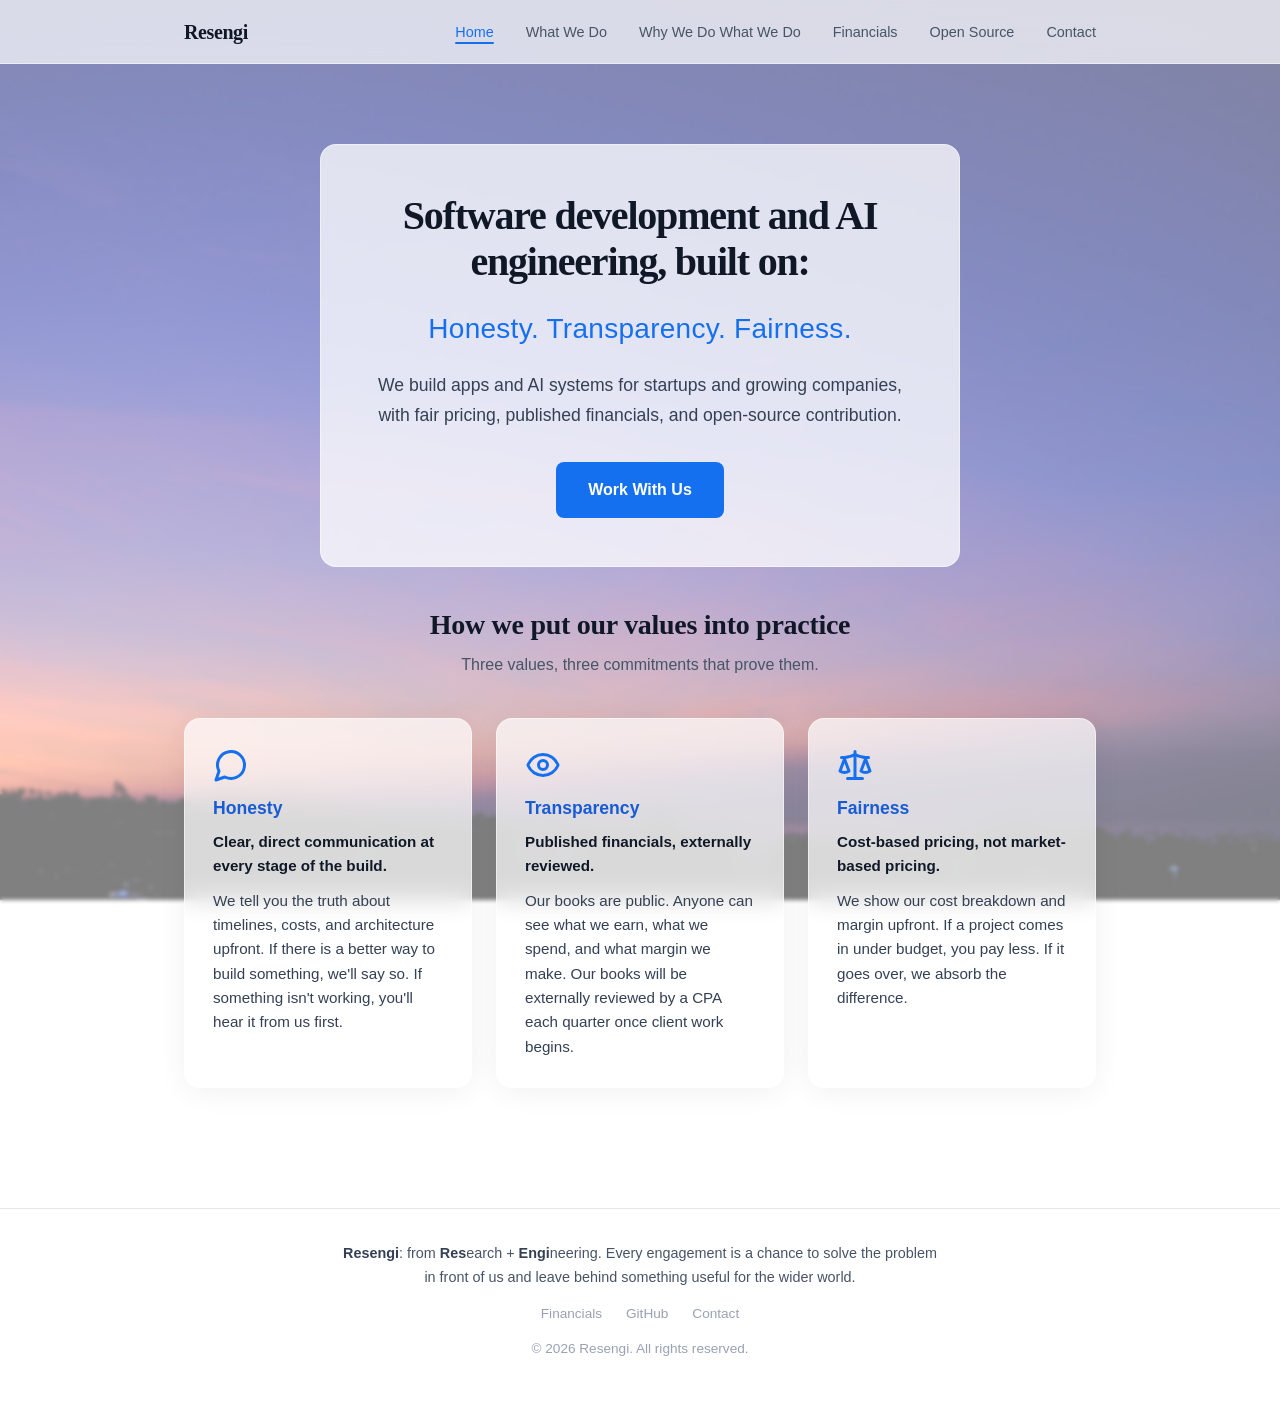
<file: index.html>
<!DOCTYPE html>
<html lang="en">
<head>
  <meta charset="UTF-8">
  <meta name="viewport" content="width=device-width, initial-scale=1.0">
  <meta name="theme-color" content="#1570EF">
  <title>Resengi</title>
  <meta name="description" content="Resengi is a software development and AI engineering studio built on radical financial transparency, cost-based pricing, and open-source contribution.">

  <link rel="canonical" href="https://www.resengi.io/">
  <link rel="icon" type="image/svg+xml" href="favicon.svg">
  <link rel="icon" type="image/png" sizes="32x32" href="favicon-32.png">
  <link rel="apple-touch-icon" sizes="180x180" href="/apple-touch-icon.png">
  <link rel="manifest" href="/site.webmanifest">

  <meta property="og:type" content="website">
  <meta property="og:title" content="Resengi">
  <meta property="og:description" content="Software development and AI engineering, built on honesty, transparency, and fairness.">
  <meta property="og:image" content="https://www.resengi.io/og-image.png">
  <meta property="og:url" content="https://www.resengi.io/">

  <meta name="twitter:card" content="summary_large_image">
  <meta name="twitter:title" content="Resengi">
  <meta name="twitter:description" content="Software development and AI engineering, built on honesty, transparency, and fairness.">
  <meta name="twitter:image" content="https://www.resengi.io/og-image.png">

  <script type="application/ld+json">
  {
    "@context": "https://schema.org",
    "@type": "Organization",
    "@id": "https://www.resengi.io/#organization",
    "name": "Resengi",
    "description": "A software development and AI engineering studio built on radical financial transparency, fair pricing, and open-source contribution.",
    "url": "https://www.resengi.io",
    "logo": "https://www.resengi.io/favicon.svg",
    "email": "contact@resengi.io",
    "foundingDate": "2026",
    "foundingLocation": {
      "@type": "Place",
      "address": {
        "@type": "PostalAddress",
        "addressLocality": "San Diego",
        "addressRegion": "CA",
        "addressCountry": "US"
      }
    },
    "knowsAbout": ["Software Development", "AI Engineering", "Mobile App Development", "Open Source"],
    "slogan": "Good people doing good work in the most open and fair way we can.",
    "sameAs": [
      "https://github.com/resengi",
      "https://pub.dev/publishers/resengi.io"
    ],
    "contactPoint": [
      {
        "@type": "ContactPoint",
        "contactType": "sales",
        "email": "contact@resengi.io",
        "availableLanguage": "English"
      },
      {
        "@type": "ContactPoint",
        "contactType": "security",
        "email": "security@resengi.io",
        "availableLanguage": "English"
      }
    ]
  }
  </script>

  <link rel="stylesheet" href="css/style.css">
</head>
<body>
  <a class="skip-link" href="#main-content">Skip to main content</a>
  <nav class="nav">
    <div class="nav-inner">
      <a href="index.html" class="nav-logo">Resengi</a>
      <button class="nav-toggle" aria-label="Toggle navigation" aria-expanded="false" aria-controls="primary-nav">
        <span></span><span></span><span></span>
      </button>
      <ul class="nav-links" id="primary-nav">
        <li><a href="index.html" class="active">Home</a></li>
        <li><a href="services.html">What We Do</a></li>
        <li><a href="why.html">Why We Do What We Do</a></li>
        <li><a href="financials.html">Financials</a></li>
        <li><a href="opensource.html">Open Source</a></li>
        <li><a href="contact.html">Contact</a></li>
      </ul>
    </div>
  </nav>

  <main id="main-content" class="page" data-bg="home">
    <!-- Hero -->
    <section class="hero">
      <div class="hero-glass content-glass">
        <h1 class="hero-headline">Software development and AI engineering, built on:</h1>
        <p class="hero-kicker">Honesty. Transparency. Fairness.</p>
        <p class="hero-tagline">
          We build apps and AI systems for startups and growing companies, with fair pricing,
          published financials, and open-source contribution.
        </p>
        <a href="contact.html" class="cta-button">Work With Us</a>
      </div>
    </section>

    <!-- Values: each value shows the commitment that expresses it -->
    <section class="section u-pt-0">
      <h2 class="section-heading">How we put our values into practice</h2>
      <p class="section-subhead">Three values, three commitments that prove them.</p>

      <div class="diff-grid">
        <div class="feature-card glass-card">
          <div class="card-icon">
            <svg xmlns="http://www.w3.org/2000/svg" viewBox="0 0 24 24">
              <path d="M7.9 20A9 9 0 1 0 4 16.1L2 22z"/>
            </svg>
          </div>
          <h3>Honesty</h3>
          <p class="feature-lede">Clear, direct communication at every stage of the build.</p>
          <p>We tell you the truth about timelines, costs, and architecture upfront. If there is a better way to build something, we'll say so. If something isn't working, you'll hear it from us first.</p>
        </div>
        <div class="feature-card glass-card">
          <div class="card-icon">
            <svg xmlns="http://www.w3.org/2000/svg" viewBox="0 0 24 24">
              <path d="M2.062 12.348a1 1 0 0 1 0-.696 10.75 10.75 0 0 1 19.876 0 1 1 0 0 1 0 .696 10.75 10.75 0 0 1-19.876 0"/>
              <circle cx="12" cy="12" r="3"/>
            </svg>
          </div>
          <h3>Transparency</h3>
          <p class="feature-lede">Published financials, externally reviewed.</p>
          <p>Our books are public. Anyone can see what we earn, what we spend, and what margin we make. Our books will be externally reviewed by a CPA each quarter once client work begins.</p>
        </div>
        <div class="feature-card glass-card">
          <div class="card-icon">
            <svg xmlns="http://www.w3.org/2000/svg" viewBox="0 0 24 24">
              <path d="m16 16 3-8 3 8c-.87.65-1.92 1-3 1s-2.13-.35-3-1Z"/>
              <path d="m2 16 3-8 3 8c-.87.65-1.92 1-3 1s-2.13-.35-3-1Z"/>
              <path d="M7 21h10"/>
              <path d="M12 3v18"/>
              <path d="M3 7h2c2 0 5-1 7-2 2 1 5 2 7 2h2"/>
            </svg>
          </div>
          <h3>Fairness</h3>
          <p class="feature-lede">Cost-based pricing, not market-based pricing.</p>
          <p>We show our cost breakdown and margin upfront. If a project comes in under budget, you pay less. If it goes over, we absorb the difference.</p>
        </div>
      </div>
    </section>
  </main>

  <footer class="footer">
    <p class="footer-origin"><strong>Resengi</strong>: from <strong>Res</strong>earch + <strong>Engi</strong>neering. Every engagement is a chance to solve the problem in front of us and leave behind something useful for the wider world.</p>
    <div class="footer-links">
      <a href="financials.html">Financials</a>
      <a href="https://github.com/resengi">GitHub</a>
      <a href="contact.html">Contact</a>
    </div>
    <p>&copy; 2026 Resengi. All rights reserved.</p>
  </footer>

  <script src="js/main.js"></script>
</body>
</html>
</file>
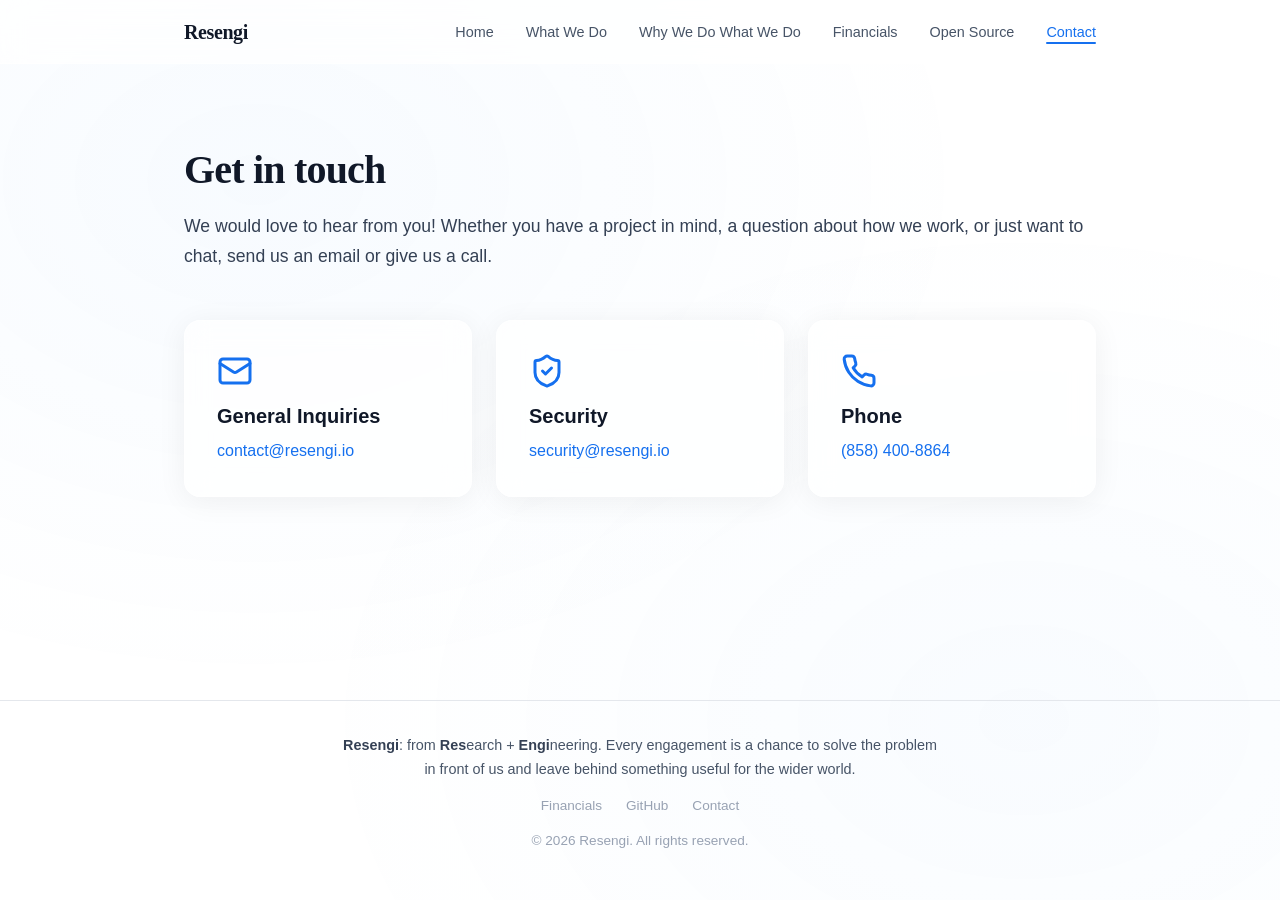
<file: contact.html>
<!DOCTYPE html>
<html lang="en">
<head>
  <meta charset="UTF-8">
  <meta name="viewport" content="width=device-width, initial-scale=1.0">
  <meta name="theme-color" content="#1570EF">
  <title>Contact</title>
  <meta name="description" content="Get in touch with Resengi.">

  <link rel="canonical" href="https://www.resengi.io/contact.html">
  <link rel="icon" type="image/svg+xml" href="favicon.svg">
  <link rel="icon" type="image/png" sizes="32x32" href="favicon-32.png">
  <link rel="apple-touch-icon" sizes="180x180" href="/apple-touch-icon.png">
  <link rel="manifest" href="/site.webmanifest">

  <meta property="og:type" content="website">
  <meta property="og:title" content="Contact">
  <meta property="og:description" content="Get in touch with Resengi.">
  <meta property="og:image" content="https://www.resengi.io/og-image.png">
  <meta property="og:url" content="https://www.resengi.io/contact.html">

  <meta name="twitter:card" content="summary_large_image">
  <meta name="twitter:title" content="Contact">
  <meta name="twitter:description" content="Get in touch with Resengi.">
  <meta name="twitter:image" content="https://www.resengi.io/og-image.png">

  <script type="application/ld+json">
  {
    "@context": "https://schema.org",
    "@type": "Organization",
    "@id": "https://www.resengi.io/#organization"
  }
  </script>

  <link rel="stylesheet" href="css/style.css">
</head>
<body>
  <a class="skip-link" href="#main-content">Skip to main content</a>
  <nav class="nav">
    <div class="nav-inner">
      <a href="index.html" class="nav-logo">Resengi</a>
      <button class="nav-toggle" aria-label="Toggle navigation" aria-expanded="false" aria-controls="primary-nav">
        <span></span><span></span><span></span>
      </button>
      <ul class="nav-links" id="primary-nav">
        <li><a href="index.html">Home</a></li>
        <li><a href="services.html">What We Do</a></li>
        <li><a href="why.html">Why We Do What We Do</a></li>
        <li><a href="financials.html">Financials</a></li>
        <li><a href="opensource.html">Open Source</a></li>
        <li><a href="contact.html" class="active">Contact</a></li>
      </ul>
    </div>
  </nav>

  <main id="main-content" class="page">
    <section class="section">
      <div class="page-intro">
        <h1>Get in touch</h1>
        <p>
          We would love to hear from you! Whether you have a project in mind, a question about how
          we work, or just want to chat, send us an email or give us a call.
        </p>
      </div>

      <div class="contact-grid">
        <div class="contact-item glass-card">
          <div class="card-icon">
            <svg xmlns="http://www.w3.org/2000/svg" viewBox="0 0 24 24">
              <rect width="20" height="16" x="2" y="4" rx="2"/>
              <path d="m22 7-8.97 5.7a1.94 1.94 0 0 1-2.06 0L2 7"/>
            </svg>
          </div>
          <h3>General Inquiries</h3>
          <p><a href="mailto:contact@resengi.io">contact@resengi.io</a></p>
        </div>
        <div class="contact-item glass-card">
          <div class="card-icon">
            <svg xmlns="http://www.w3.org/2000/svg" viewBox="0 0 24 24">
              <path d="M20 13c0 5-3.5 7.5-7.66 8.95a1 1 0 0 1-.67-.01C7.5 20.5 4 18 4 13V6a1 1 0 0 1 1-1c2 0 4.5-1.2 6.24-2.72a1.17 1.17 0 0 1 1.52 0C14.51 3.81 17 5 19 5a1 1 0 0 1 1 1z"/>
              <path d="m9 12 2 2 4-4"/>
            </svg>
          </div>
          <h3>Security</h3>
          <p><a href="mailto:security@resengi.io">security@resengi.io</a></p>
        </div>
        <div class="contact-item glass-card">
          <div class="card-icon">
            <svg xmlns="http://www.w3.org/2000/svg" viewBox="0 0 24 24">
              <path d="M22 16.92v3a2 2 0 0 1-2.18 2 19.79 19.79 0 0 1-8.63-3.07 19.5 19.5 0 0 1-6-6 19.79 19.79 0 0 1-3.07-8.67A2 2 0 0 1 4.11 2h3a2 2 0 0 1 2 1.72 12.84 12.84 0 0 0 .7 2.81 2 2 0 0 1-.45 2.11L8.09 9.91a16 16 0 0 0 6 6l1.27-1.27a2 2 0 0 1 2.11-.45 12.84 12.84 0 0 0 2.81.7A2 2 0 0 1 22 16.92z"/>
            </svg>
          </div>
          <h3>Phone</h3>
          <p><a href="tel:+18584008864">(858) 400-8864</a></p>
        </div>
      </div>
    </section>
  </main>

  <footer class="footer">
    <p class="footer-origin"><strong>Resengi</strong>: from <strong>Res</strong>earch + <strong>Engi</strong>neering. Every engagement is a chance to solve the problem in front of us and leave behind something useful for the wider world.</p>
    <div class="footer-links">
      <a href="financials.html">Financials</a>
      <a href="https://github.com/resengi">GitHub</a>
      <a href="contact.html">Contact</a>
    </div>
    <p>&copy; 2026 Resengi. All rights reserved.</p>
  </footer>

  <script src="js/main.js"></script>
</body>
</html>
</file>
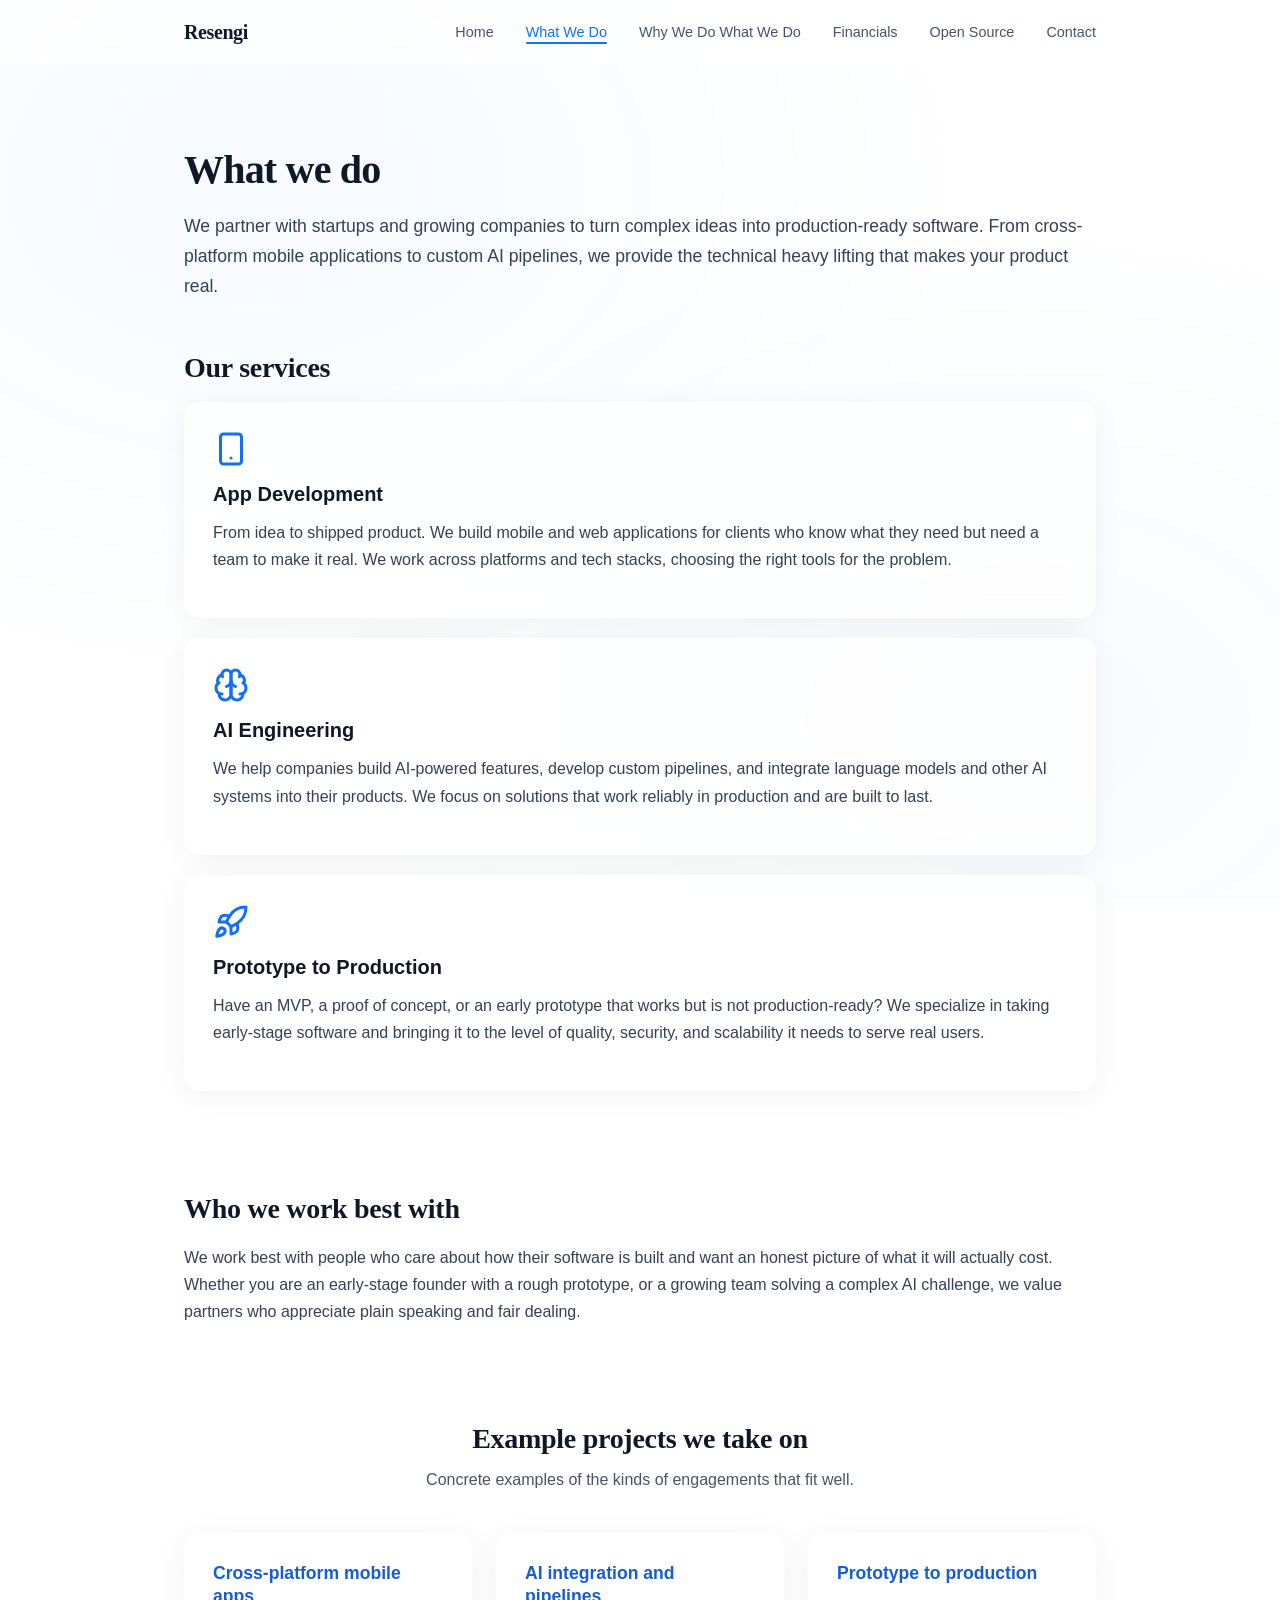
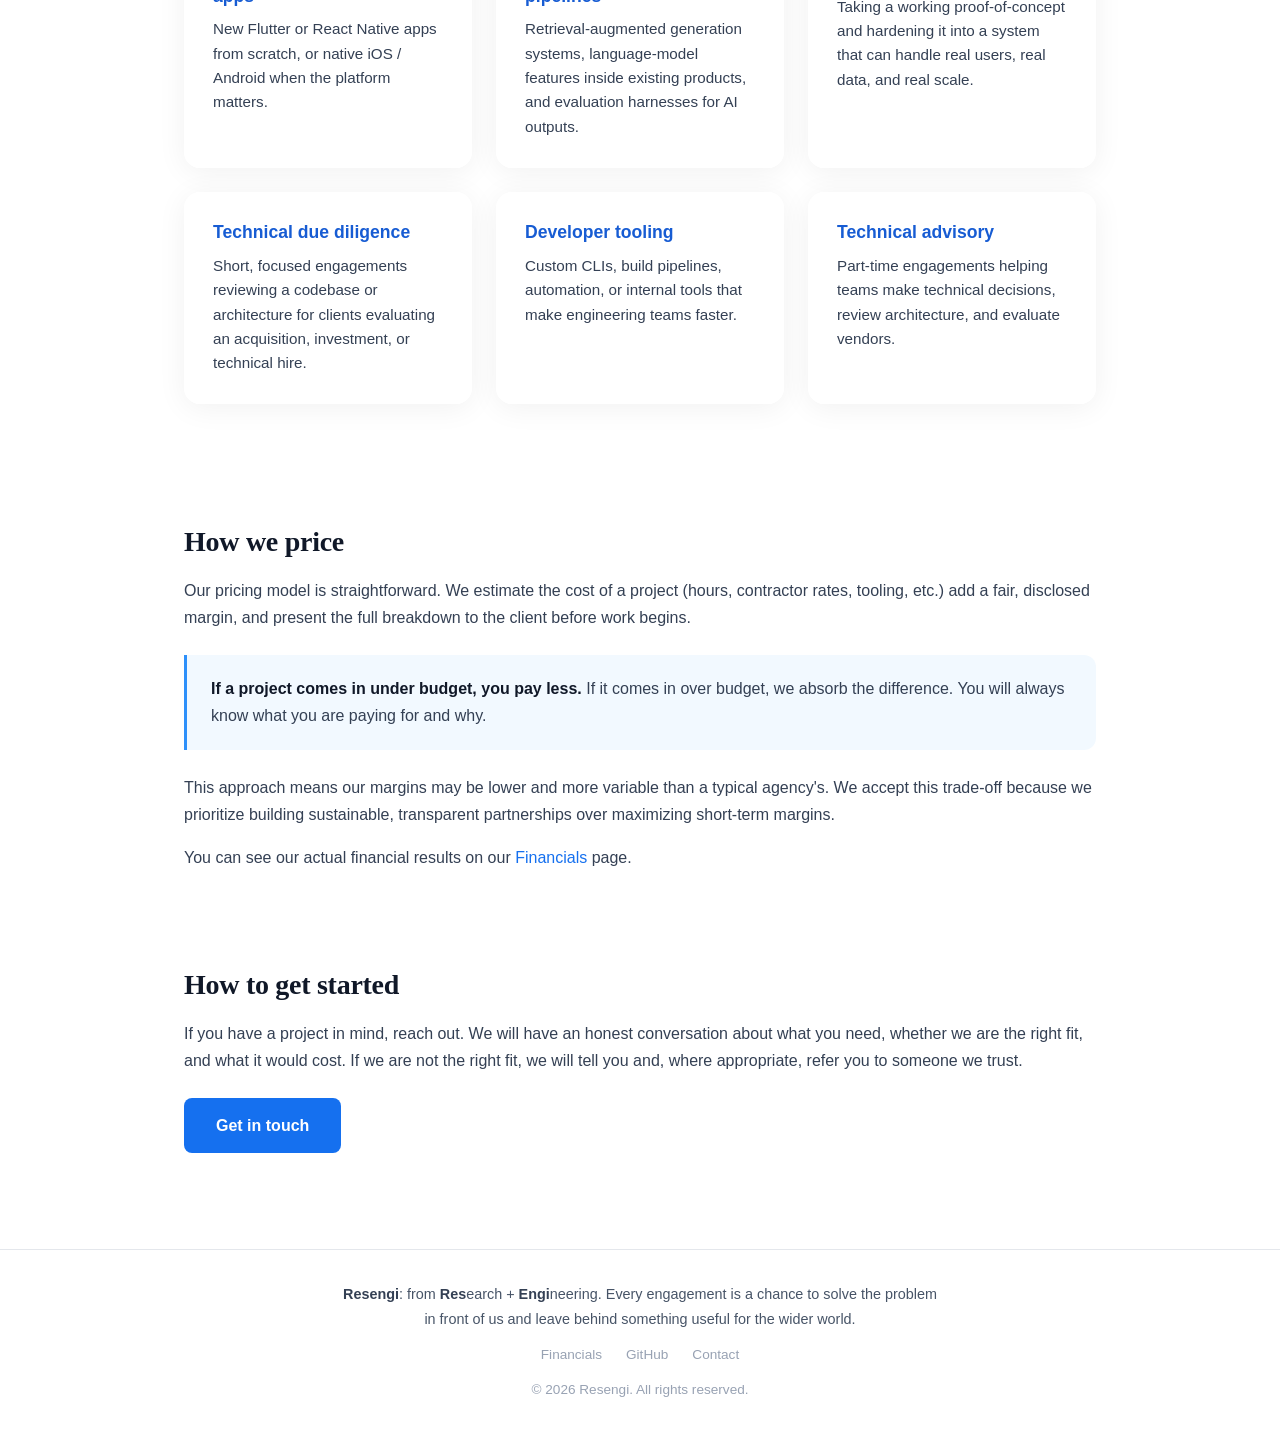
<file: services.html>
<!DOCTYPE html>
<html lang="en">
<head>
  <meta charset="UTF-8">
  <meta name="viewport" content="width=device-width, initial-scale=1.0">
  <meta name="theme-color" content="#1570EF">
  <title>What We Do</title>
  <meta name="description" content="Resengi offers app development and AI engineering services with transparent, cost-based pricing. If your project comes in under budget, you pay less.">

  <link rel="canonical" href="https://www.resengi.io/services.html">
  <link rel="icon" type="image/svg+xml" href="favicon.svg">
  <link rel="icon" type="image/png" sizes="32x32" href="favicon-32.png">
  <link rel="apple-touch-icon" sizes="180x180" href="/apple-touch-icon.png">
  <link rel="manifest" href="/site.webmanifest">

  <meta property="og:type" content="website">
  <meta property="og:title" content="What We Do">
  <meta property="og:description" content="App development and AI engineering with transparent, cost-based pricing. If your project comes in under budget, you pay less.">
  <meta property="og:image" content="https://www.resengi.io/og-image.png">
  <meta property="og:url" content="https://www.resengi.io/services.html">

  <meta name="twitter:card" content="summary_large_image">
  <meta name="twitter:title" content="What We Do">
  <meta name="twitter:description" content="App development and AI engineering with transparent, cost-based pricing.">
  <meta name="twitter:image" content="https://www.resengi.io/og-image.png">

  <script type="application/ld+json">
  {
    "@context": "https://schema.org",
    "@type": "Service",
    "provider": { "@id": "https://www.resengi.io/#organization" },
    "serviceType": ["Software Development", "AI Engineering", "Mobile App Development"],
    "areaServed": "US",
    "description": "App development and AI engineering for startups and small-to-mid-sized companies, with transparent cost-based pricing."
  }
  </script>

  <link rel="stylesheet" href="css/style.css">
</head>
<body>
  <a class="skip-link" href="#main-content">Skip to main content</a>
  <nav class="nav">
    <div class="nav-inner">
      <a href="index.html" class="nav-logo">Resengi</a>
      <button class="nav-toggle" aria-label="Toggle navigation" aria-expanded="false" aria-controls="primary-nav">
        <span></span><span></span><span></span>
      </button>
      <ul class="nav-links" id="primary-nav">
        <li><a href="index.html">Home</a></li>
        <li><a href="services.html" class="active">What We Do</a></li>
        <li><a href="why.html">Why We Do What We Do</a></li>
        <li><a href="financials.html">Financials</a></li>
        <li><a href="opensource.html">Open Source</a></li>
        <li><a href="contact.html">Contact</a></li>
      </ul>
    </div>
  </nav>

  <main id="main-content" class="page">
    <section class="section">
      <div class="page-intro">
        <h1>What we do</h1>
        <p>
          We partner with startups and growing companies to turn complex ideas into production-ready
          software. From cross-platform mobile applications to custom AI pipelines, we provide the
          technical heavy lifting that makes your product real.
        </p>
      </div>

      <h2>Our services</h2>

      <div class="service-card glass-card">
        <div class="card-icon">
          <svg xmlns="http://www.w3.org/2000/svg" viewBox="0 0 24 24">
            <rect width="14" height="20" x="5" y="2" rx="2" ry="2"/>
            <path d="M12 18h.01"/>
          </svg>
        </div>
        <h3>App Development</h3>
        <p>
          From idea to shipped product. We build mobile and web applications for clients who know what
          they need but need a team to make it real. We work across platforms and tech stacks, choosing
          the right tools for the problem.
        </p>
      </div>

      <div class="service-card glass-card">
        <div class="card-icon">
          <svg xmlns="http://www.w3.org/2000/svg" viewBox="0 0 24 24">
            <path d="M12 5a3 3 0 1 0-5.997.125 4 4 0 0 0-2.526 5.77 4 4 0 0 0 .556 6.588A4 4 0 1 0 12 18Z"/>
            <path d="M12 5a3 3 0 1 1 5.997.125 4 4 0 0 1 2.526 5.77 4 4 0 0 1-.556 6.588A4 4 0 1 1 12 18Z"/>
            <path d="M15 13a4.5 4.5 0 0 1-3-4 4.5 4.5 0 0 1-3 4"/>
            <path d="M17.599 6.5a3 3 0 0 0 .399-1.375"/>
            <path d="M6.003 5.125A3 3 0 0 0 6.401 6.5"/>
            <path d="M3.477 10.896a4 4 0 0 1 .585-.396"/>
            <path d="M19.938 10.5a4 4 0 0 1 .585.396"/>
            <path d="M6 18a4 4 0 0 1-1.967-.516"/>
            <path d="M19.967 17.484A4 4 0 0 1 18 18"/>
          </svg>
        </div>
        <h3>AI Engineering</h3>
        <p>
          We help companies build AI-powered features, develop custom pipelines, and integrate language
          models and other AI systems into their products. We focus on solutions that work reliably in
          production and are built to last.
        </p>
      </div>

      <div class="service-card glass-card">
        <div class="card-icon">
          <svg xmlns="http://www.w3.org/2000/svg" viewBox="0 0 24 24">
            <path d="M4.5 16.5c-1.5 1.26-2 5-2 5s3.74-.5 5-2c.71-.84.7-2.13-.09-2.91a2.18 2.18 0 0 0-2.91-.09z"/>
            <path d="m12 15-3-3a22 22 0 0 1 2-3.95A12.88 12.88 0 0 1 22 2c0 2.72-.78 7.5-6 11a22.35 22.35 0 0 1-4 2z"/>
            <path d="M9 12H4s.55-3.03 2-4c1.62-1.08 5 0 5 0"/>
            <path d="M12 15v5s3.03-.55 4-2c1.08-1.62 0-5 0-5"/>
          </svg>
        </div>
        <h3>Prototype to Production</h3>
        <p>
          Have an MVP, a proof of concept, or an early prototype that works but is not production-ready?
          We specialize in taking early-stage software and bringing it to the level of quality, security,
          and scalability it needs to serve real users.
        </p>
      </div>
    </section>

    <section class="section u-pt-0">
      <h2>Who we work best with</h2>
      <p>
        We work best with people who care about how their software is built and want an honest picture of
        what it will actually cost. Whether you are an early-stage founder with a rough prototype, or a
        growing team solving a complex AI challenge, we value partners who appreciate plain speaking and
        fair dealing.
      </p>
    </section>

    <section class="section u-pt-0">
      <h2 class="section-heading">Example projects we take on</h2>
      <p class="section-subhead">Concrete examples of the kinds of engagements that fit well.</p>

      <div class="diff-grid">
        <div class="feature-card glass-card">
          <h3>Cross-platform mobile apps</h3>
          <p>New Flutter or React Native apps from scratch, or native iOS / Android when the platform matters.</p>
        </div>
        <div class="feature-card glass-card">
          <h3>AI integration and pipelines</h3>
          <p>Retrieval-augmented generation systems, language-model features inside existing products, and evaluation harnesses for AI outputs.</p>
        </div>
        <div class="feature-card glass-card">
          <h3>Prototype to production</h3>
          <p>Taking a working proof-of-concept and hardening it into a system that can handle real users, real data, and real scale.</p>
        </div>
        <div class="feature-card glass-card">
          <h3>Technical due diligence</h3>
          <p>Short, focused engagements reviewing a codebase or architecture for clients evaluating an acquisition, investment, or technical hire.</p>
        </div>
        <div class="feature-card glass-card">
          <h3>Developer tooling</h3>
          <p>Custom CLIs, build pipelines, automation, or internal tools that make engineering teams faster.</p>
        </div>
        <div class="feature-card glass-card">
          <h3>Technical advisory</h3>
          <p>Part-time engagements helping teams make technical decisions, review architecture, and evaluate vendors.</p>
        </div>
      </div>
    </section>

    <section class="section u-pt-0">
      <h2>How we price</h2>
      <p>
        Our pricing model is straightforward. We estimate the cost of a project (hours,
        contractor rates, tooling, etc.) add a fair, disclosed margin, and present the full breakdown to
        the client before work begins.
      </p>

      <div class="callout">
        <p>
          <strong>If a project comes in under budget, you pay less.</strong> If it comes in over budget,
          we absorb the difference. You will always know what you are paying for and why.
        </p>
      </div>

      <p>
        This approach means our margins may be lower and more variable than a typical agency's. We accept
        this trade-off because we prioritize building sustainable, transparent partnerships over maximizing
        short-term margins.
      </p>

      <p>
        You can see our actual financial results on our <a href="financials.html">Financials</a> page.
      </p>
    </section>

    <section class="section u-pt-0">
      <h2>How to get started</h2>
      <p>
        If you have a project in mind, reach out. We will have an honest conversation about what you need,
        whether we are the right fit, and what it would cost. If we are not the right fit, we will tell you
        and, where appropriate, refer you to someone we trust.
      </p>
      <p class="u-mt-24">
        <a href="contact.html" class="cta-button">Get in touch</a>
      </p>
    </section>
  </main>

  <footer class="footer">
    <p class="footer-origin"><strong>Resengi</strong>: from <strong>Res</strong>earch + <strong>Engi</strong>neering. Every engagement is a chance to solve the problem in front of us and leave behind something useful for the wider world.</p>
    <div class="footer-links">
      <a href="financials.html">Financials</a>
      <a href="https://github.com/resengi">GitHub</a>
      <a href="contact.html">Contact</a>
    </div>
    <p>&copy; 2026 Resengi. All rights reserved.</p>
  </footer>

  <script src="js/main.js"></script>
</body>
</html>
</file>
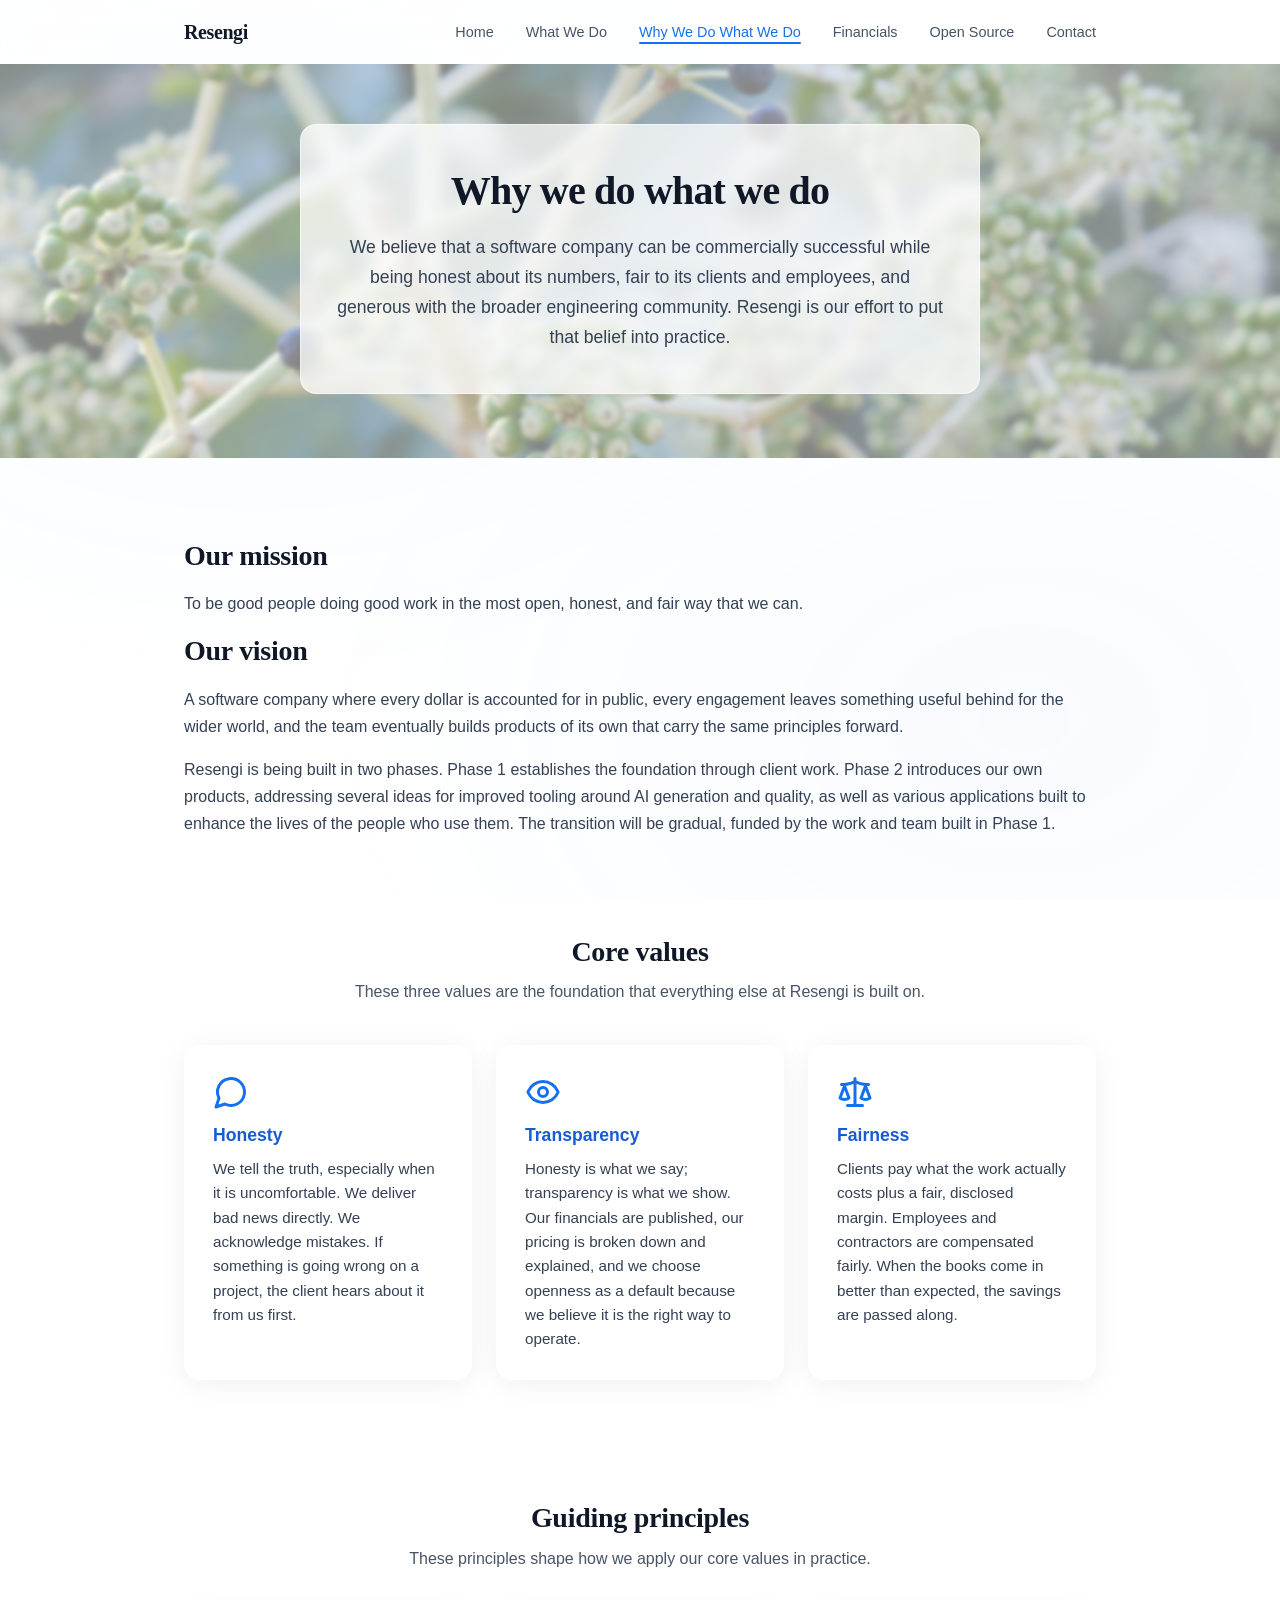
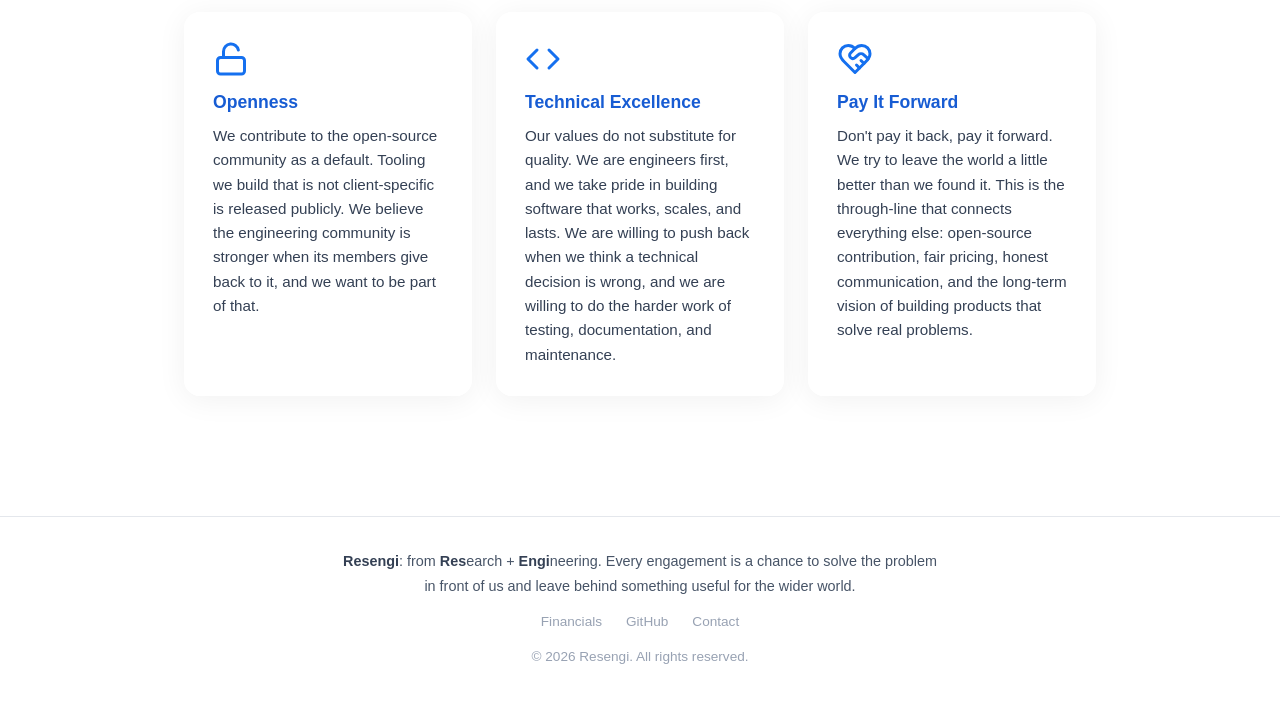
<file: why.html>
<!DOCTYPE html>
<html lang="en">
<head>
  <meta charset="UTF-8">
  <meta name="viewport" content="width=device-width, initial-scale=1.0">
  <meta name="theme-color" content="#1570EF">
  <title>Why We Do What We Do</title>
  <meta name="description" content="Resengi exists because we believe software companies can operate with full financial transparency, fair pricing, and generous open-source contribution.">

  <link rel="canonical" href="https://www.resengi.io/why.html">
  <link rel="icon" type="image/svg+xml" href="favicon.svg">
  <link rel="icon" type="image/png" sizes="32x32" href="favicon-32.png">
  <link rel="apple-touch-icon" sizes="180x180" href="/apple-touch-icon.png">
  <link rel="manifest" href="/site.webmanifest">

  <meta property="og:type" content="website">
  <meta property="og:title" content="Why We Do What We Do">
  <meta property="og:description" content="Why Resengi exists: to prove a software studio can operate with financial transparency, fair pricing, and meaningful open-source contribution.">
  <meta property="og:image" content="https://www.resengi.io/og-image.png">
  <meta property="og:url" content="https://www.resengi.io/why.html">

  <meta name="twitter:card" content="summary_large_image">
  <meta name="twitter:title" content="Why We Do What We Do">
  <meta name="twitter:description" content="Why Resengi exists.">
  <meta name="twitter:image" content="https://www.resengi.io/og-image.png">

  <script type="application/ld+json">
  {
    "@context": "https://schema.org",
    "@type": "AboutPage",
    "name": "Why We Do What We Do",
    "about": { "@id": "https://www.resengi.io/#organization" },
    "description": "Why Resengi exists: to prove a software studio can operate with financial transparency, fair pricing, and meaningful open-source contribution."
  }
  </script>

  <link rel="stylesheet" href="css/style.css">
</head>
<body>
  <a class="skip-link" href="#main-content">Skip to main content</a>
  <nav class="nav">
    <div class="nav-inner">
      <a href="index.html" class="nav-logo">Resengi</a>
      <button class="nav-toggle" aria-label="Toggle navigation" aria-expanded="false" aria-controls="primary-nav">
        <span></span><span></span><span></span>
      </button>
      <ul class="nav-links" id="primary-nav">
        <li><a href="index.html">Home</a></li>
        <li><a href="services.html">What We Do</a></li>
        <li><a href="why.html" class="active">Why We Do What We Do</a></li>
        <li><a href="financials.html">Financials</a></li>
        <li><a href="opensource.html">Open Source</a></li>
        <li><a href="contact.html">Contact</a></li>
      </ul>
    </div>
  </nav>

  <main id="main-content" class="page">
    <section class="page-hero" data-bg="why">
      <div class="page-hero-inner content-glass">
        <h1>Why we do what we do</h1>
        <p class="page-hero-intro">
          We believe that a software company can be commercially successful while being honest about
          its numbers, fair to its clients and employees, and generous with the broader engineering
          community. Resengi is our effort to put that belief into practice.
        </p>
      </div>
    </section>

    <section class="section">
      <h2>Our mission</h2>
      <p>
        To be good people doing good work in the most open, honest, and fair way that we can.
      </p>

      <h2>Our vision</h2>
      <p>
        A software company where every dollar is accounted for in public, every engagement leaves
        something useful behind for the wider world, and the team eventually builds products of its
        own that carry the same principles forward.
      </p>
      <p>
        Resengi is being built in two phases. Phase 1 establishes the foundation through client work.
        Phase 2 introduces our own products, addressing several ideas for improved tooling around
        AI generation and quality, as well as various applications built to enhance the lives of the
        people who use them. The transition will be gradual, funded by the work and team built in
        Phase 1.
      </p>
    </section>

    <!-- Core Values -->
    <section class="section u-pt-0">
      <h2 class="section-heading">Core values</h2>
      <p class="section-subhead">These three values are the foundation that everything else at Resengi is built on.</p>

      <div class="diff-grid">
        <div class="feature-card glass-card">
          <div class="card-icon">
            <svg xmlns="http://www.w3.org/2000/svg" viewBox="0 0 24 24">
              <path d="M7.9 20A9 9 0 1 0 4 16.1L2 22z"/>
            </svg>
          </div>
          <h3>Honesty</h3>
          <p>We tell the truth, especially when it is uncomfortable. We deliver bad news directly.
          We acknowledge mistakes. If something is going wrong on a project, the client hears
          about it from us first.</p>
        </div>
        <div class="feature-card glass-card">
          <div class="card-icon">
            <svg xmlns="http://www.w3.org/2000/svg" viewBox="0 0 24 24">
              <path d="M2.062 12.348a1 1 0 0 1 0-.696 10.75 10.75 0 0 1 19.876 0 1 1 0 0 1 0 .696 10.75 10.75 0 0 1-19.876 0"/>
              <circle cx="12" cy="12" r="3"/>
            </svg>
          </div>
          <h3>Transparency</h3>
          <p>Honesty is what we say; transparency is what we show. Our financials are published,
          our pricing is broken down and explained, and we choose openness
          as a default because we believe it is the right way to operate.</p>
        </div>
        <div class="feature-card glass-card">
          <div class="card-icon">
            <svg xmlns="http://www.w3.org/2000/svg" viewBox="0 0 24 24">
              <path d="m16 16 3-8 3 8c-.87.65-1.92 1-3 1s-2.13-.35-3-1Z"/>
              <path d="m2 16 3-8 3 8c-.87.65-1.92 1-3 1s-2.13-.35-3-1Z"/>
              <path d="M7 21h10"/>
              <path d="M12 3v18"/>
              <path d="M3 7h2c2 0 5-1 7-2 2 1 5 2 7 2h2"/>
            </svg>
          </div>
          <h3>Fairness</h3>
          <p>Clients pay what the work actually costs plus a fair, disclosed margin. Employees and
          contractors are compensated fairly. When the books come in better than expected, the
          savings are passed along.</p>
        </div>
      </div>
    </section>

    <!-- Guiding Principles -->
    <section class="section u-pt-0">
      <h2 class="section-heading">Guiding principles</h2>
      <p class="section-subhead">These principles shape how we apply our core values in practice.</p>

      <div class="values-grid">
        <div class="feature-card glass-card">
          <div class="card-icon">
            <svg xmlns="http://www.w3.org/2000/svg" viewBox="0 0 24 24">
              <rect width="18" height="11" x="3" y="11" rx="2" ry="2"/>
              <path d="M7 11V7a5 5 0 0 1 9.9-1"/>
            </svg>
          </div>
          <h3>Openness</h3>
          <p>We contribute to the open-source community as a default. Tooling we build that is not
          client-specific is released publicly. We believe the engineering community is stronger
          when its members give back to it, and we want to be part of that.</p>
        </div>
        <div class="feature-card glass-card">
          <div class="card-icon">
            <svg xmlns="http://www.w3.org/2000/svg" viewBox="0 0 24 24">
              <polyline points="16 18 22 12 16 6"/>
              <polyline points="8 6 2 12 8 18"/>
            </svg>
          </div>
          <h3>Technical Excellence</h3>
          <p>Our values do not substitute for quality. We are engineers first, and we take pride
          in building software that works, scales, and lasts. We are willing to push back when
          we think a technical decision is wrong, and we are willing to do the harder work of
          testing, documentation, and maintenance.</p>
        </div>
        <div class="feature-card glass-card">
          <div class="card-icon">
            <svg xmlns="http://www.w3.org/2000/svg" viewBox="0 0 24 24">
              <path d="M19 14c1.49-1.46 3-3.21 3-5.5A5.5 5.5 0 0 0 16.5 3c-1.76 0-3 .5-4.5 2-1.5-1.5-2.74-2-4.5-2A5.5 5.5 0 0 0 2 8.5c0 2.3 1.5 4.05 3 5.5l7 7Z"/>
              <path d="M12 5 9.04 7.96a2.17 2.17 0 0 0 0 3.08c.82.82 2.13.85 3 .07l2.07-1.9a2.82 2.82 0 0 1 3.79 0l2.96 2.66"/>
              <path d="m18 15-2-2"/>
              <path d="m15 18-2-2"/>
            </svg>
          </div>
          <h3>Pay It Forward</h3>
          <p>Don't pay it back, pay it forward. We try to leave the world a little better
          than we found it. This is the through-line that connects everything else: open-source
          contribution, fair pricing, honest communication, and the long-term vision of building
          products that solve real problems.</p>
        </div>
      </div>
    </section>
  </main>

  <footer class="footer">
    <p class="footer-origin"><strong>Resengi</strong>: from <strong>Res</strong>earch + <strong>Engi</strong>neering. Every engagement is a chance to solve the problem in front of us and leave behind something useful for the wider world.</p>
    <div class="footer-links">
      <a href="financials.html">Financials</a>
      <a href="https://github.com/resengi">GitHub</a>
      <a href="contact.html">Contact</a>
    </div>
    <p>&copy; 2026 Resengi. All rights reserved.</p>
  </footer>

  <script src="js/main.js"></script>
</body>
</html>
</file>
<file: css/style.css>
/* ============================================
   Design System
   White / Light Gray / Translucent Blue Glass
   ============================================ */

/* --- CSS Variables --- */
:root {
  /* Colors */
  --white: #ffffff;
  --gray-50: #f8f9fa;
  --gray-100: #f0f2f5;
  --gray-200: #e4e7ec;
  --gray-300: #d0d5dd;
  --gray-400: #98a2b3;
  --gray-600: #475467;
  --gray-700: #344054;
  --gray-900: #101828;

  --blue-50: #eff8ff;
  --blue-100: #d1e9ff;
  --blue-200: #b2ddff;
  --blue-400: #53b1fd;
  --blue-500: #2e90fa;
  --blue-600: #1570ef;
  --blue-700: #175cd3;
  --blue-900: #194185;

  /* Glass effect */
  --glass-bg: rgba(255, 255, 255, 0.7);
  --glass-border: rgba(255, 255, 255, 0.5);
  --glass-shadow: 0 4px 30px rgba(0, 0, 0, 0.06);
  --glass-blur: blur(12px);

  /* Blue glass accent */
  --blue-glass-bg: rgba(46, 144, 250, 0.06);
  --blue-glass-border: rgba(46, 144, 250, 0.15);

  /* Typography */
  --font-body: -apple-system, BlinkMacSystemFont, "Segoe UI", Helvetica, Arial, sans-serif;
  --font-display: "Georgia", "Times New Roman", serif;

  /* Spacing */
  --nav-height: 64px;
  --page-max-width: 960px;
  --section-padding: 80px;
}

/* --- Reset & Base --- */
*,
*::before,
*::after {
  box-sizing: border-box;
  margin: 0;
  padding: 0;
}

html {
  scroll-behavior: smooth;
  -webkit-font-smoothing: antialiased;
}

body {
  font-family: var(--font-body);
  font-size: 16px;
  line-height: 1.7;
  color: var(--gray-700);
  background-color: var(--white);
  min-height: 100vh;
  display: flex;
  flex-direction: column;
}

/* Subtle background pattern */
body::before {
  content: '';
  position: fixed;
  top: 0;
  left: 0;
  width: 100%;
  height: 100%;
  background:
    radial-gradient(ellipse at 20% 20%, rgba(46, 144, 250, 0.04) 0%, transparent 50%),
    radial-gradient(ellipse at 80% 80%, rgba(46, 144, 250, 0.03) 0%, transparent 50%);
  pointer-events: none;
  z-index: -1;
}

/* --- Typography --- */
h1, h2 {
  color: var(--gray-900);
  line-height: 1.3;
  font-weight: 600;
  font-family: var(--font-display);
}

h3, h4 {
  color: var(--gray-900);
  line-height: 1.3;
  font-weight: 600;
  font-family: var(--font-body);
}

h1 {
  font-size: 2.5rem;
  letter-spacing: -0.02em;
}

h2 {
  font-size: 1.75rem;
  letter-spacing: -0.01em;
  margin-bottom: 16px;
}

h3 {
  font-size: 1.25rem;
  margin-bottom: 12px;
}

p {
  margin-bottom: 16px;
}

a {
  color: var(--blue-600);
  text-decoration: none;
  transition: color 0.2s ease;
}

a:hover {
  color: var(--blue-700);
}

strong {
  color: var(--gray-900);
  font-weight: 600;
}

/* --- Focus styles (accessibility) --- */
a:focus-visible,
button:focus-visible,
.cta-button:focus-visible,
.nav-links a:focus-visible,
.nav-toggle:focus-visible,
.tab-button:focus-visible {
  outline: 2px solid var(--blue-600);
  outline-offset: 3px;
  border-radius: 4px;
}

/* --- Skip to main content link (a11y) --- */
/*
 * Visible only when focused via keyboard (Tab from a fresh page load).
 * Uses transform: translateY(-100%) to hide itself by its own height,
 * so it's robust against changes in padding, font size, or text wrapping.
 * On focus it slides in from the top-left corner and the user can press
 * Enter to jump to <main>, skipping the nav.
 */
.skip-link {
  position: absolute;
  top: 0;
  left: 0;
  transform: translateY(-100%);
  background: var(--blue-600);
  color: var(--white);
  padding: 10px 18px;
  z-index: 10000;
  text-decoration: none;
  font-weight: 600;
  border-radius: 0 0 8px 0;
  transition: transform 0.15s ease;
}

.skip-link:focus,
.skip-link:focus-visible {
  transform: translateY(0);
  color: var(--white);
  outline: 2px solid var(--white);
  outline-offset: -4px;
}

/* --- Navigation --- */
.nav {
  position: fixed;
  top: 0;
  left: 0;
  right: 0;
  height: var(--nav-height);
  background: var(--glass-bg);
  backdrop-filter: var(--glass-blur);
  -webkit-backdrop-filter: var(--glass-blur);
  border-bottom: 1px solid var(--glass-border);
  z-index: 1000;
  display: flex;
  align-items: center;
  justify-content: center;
}

.nav-inner {
  width: 100%;
  max-width: var(--page-max-width);
  padding: 0 24px;
  display: flex;
  align-items: center;
  justify-content: space-between;
}

.nav-logo {
  font-size: 1.25rem;
  font-weight: 700;
  color: var(--gray-900);
  text-decoration: none;
  letter-spacing: -0.02em;
  font-family: var(--font-display);
}

.nav-logo:hover {
  color: var(--blue-600);
}

.nav-links {
  display: flex;
  gap: 32px;
  list-style: none;
}

.nav-links a {
  font-size: 0.9rem;
  color: var(--gray-600);
  text-decoration: none;
  font-weight: 500;
  transition: color 0.2s ease;
  position: relative;
}

.nav-links a:hover,
.nav-links a.active {
  color: var(--blue-600);
}

.nav-links a.active::after {
  content: '';
  position: absolute;
  bottom: -4px;
  left: 0;
  right: 0;
  height: 2px;
  background: var(--blue-600);
  border-radius: 1px;
}

/* Mobile nav toggle */
.nav-toggle {
  display: none;
  background: none;
  border: none;
  cursor: pointer;
  padding: 8px;
}

.nav-toggle span {
  display: block;
  width: 24px;
  height: 2px;
  background: var(--gray-700);
  margin: 5px 0;
  transition: 0.3s;
}

/* --- Page Layout --- */
.page {
  flex: 1;
  padding-top: var(--nav-height);
}

.section {
  max-width: var(--page-max-width);
  margin: 0 auto;
  padding: var(--section-padding) 24px;
}

/* --- Glass Cards --- */
.glass-card {
  background: var(--glass-bg);
  backdrop-filter: var(--glass-blur);
  -webkit-backdrop-filter: var(--glass-blur);
  border: 1px solid var(--glass-border);
  border-radius: 16px;
  padding: 32px;
  box-shadow: var(--glass-shadow);
}

.blue-glass-card {
  background: var(--blue-glass-bg);
  border: 1px solid var(--blue-glass-border);
  border-radius: 16px;
  padding: 32px;
}

.content-glass {
  background: rgba(255, 255, 255, 0.75);
  backdrop-filter: blur(6px);
  -webkit-backdrop-filter: blur(6px);
  border: 1px solid rgba(255, 255, 255, 0.5);
  border-radius: 16px;
  padding: 32px;
}

/* --- Card Icons (SVG attributes centralized here) --- */
.card-icon {
  width: 36px;
  height: 36px;
  color: var(--blue-600);
  margin-bottom: 14px;
}

.card-icon svg {
  width: 100%;
  height: 100%;
  fill: none;
  stroke: currentColor;
  stroke-width: 2;
  stroke-linecap: round;
  stroke-linejoin: round;
}

/* --- Page Backgrounds (consolidated; photo on home only) --- */
.page[data-bg] {
  background-size: cover;
  background-position: center;
  background-repeat: no-repeat;
  background-attachment: fixed;
  position: relative;
}

.page[data-bg]::before {
  content: '';
  position: absolute;
  inset: 0;
  background: rgba(255, 255, 255, var(--overlay-opacity, 0.5));
  backdrop-filter: blur(var(--overlay-blur, 2px));
  -webkit-backdrop-filter: blur(var(--overlay-blur, 2px));
  z-index: 0;
  pointer-events: none;
}

.page[data-bg] > * {
  position: relative;
  z-index: 1;
}

.page[data-bg="home"] {
  background-image: url('../images/hero-sunset.jpg');
}

/* --- Page hero (photo banner at top of sub-pages) --- */
.page-hero {
  position: relative;
  padding: 60px 24px 64px;
}

.page-hero[data-bg] {
  background-size: cover;
  background-position: center;
  background-repeat: no-repeat;
  overflow: hidden;
}

.page-hero[data-bg]::before {
  content: '';
  position: absolute;
  inset: 0;
  background: rgba(255, 255, 255, 0.5);
  backdrop-filter: blur(2px);
  -webkit-backdrop-filter: blur(2px);
  z-index: 0;
  pointer-events: none;
}

.page-hero[data-bg] > * {
  position: relative;
  z-index: 1;
}

.page-hero[data-bg="why"] {
  background-image: url('../images/why-nature.jpg');
}

.page-hero-inner {
  max-width: 680px;
  margin: 0 auto;
  padding: 40px 32px;
  text-align: center;
}

.page-hero h1 {
  margin-bottom: 16px;
}

.page-hero-intro {
  font-size: 1.1rem;
  color: var(--gray-700);
  line-height: 1.7;
  margin: 0;
}

/* --- Hero (home page) --- */
.hero {
  padding: 80px 24px 40px;
  max-width: var(--page-max-width);
  margin: 0 auto;
}

.hero-glass {
  max-width: 640px;
  margin: 0 auto;
  text-align: center;
  padding: 48px 40px;
}

.hero-kicker {
  font-size: 1.75rem;
  font-weight: 500;
  color: var(--blue-600);
  margin-bottom: 18px;
  font-family: var(--font-body);
  letter-spacing: 0.01em;
}

.hero-headline {
  font-size: 2.5rem;
  letter-spacing: -0.03em;
  line-height: 1.15;
  margin-bottom: 20px;
}

.hero-tagline {
  font-size: 1.1rem;
  color: var(--gray-700);
  max-width: 560px;
  margin: 0 auto 32px;
  line-height: 1.7;
}

/* --- Feature Card --- */
.feature-card {
  padding: 28px;
  text-align: left;
}

.feature-card h3 {
  color: var(--blue-700);
  font-size: 1.1rem;
  margin-bottom: 10px;
}

.feature-card .feature-lede {
  color: var(--gray-900);
  font-weight: 600;
  margin-bottom: 10px;
}

.feature-card p {
  font-size: 0.95rem;
  color: var(--gray-700);
  margin: 0 0 8px;
  line-height: 1.6;
}

.feature-card p:last-child {
  margin-bottom: 0;
}

/* --- Grids (intrinsic sizing, no breakpoint snap) --- */
.diff-grid,
.values-grid,
.contact-grid {
  display: grid;
  grid-template-columns: repeat(auto-fit, minmax(280px, 1fr));
  gap: 24px;
  margin: 40px 0;
}

/* --- CTA Button --- */
.cta-button {
  display: inline-block;
  padding: 14px 32px;
  background: var(--blue-600);
  color: var(--white);
  font-size: 1rem;
  font-weight: 600;
  border-radius: 8px;
  text-decoration: none;
  transition: background 0.2s ease, transform 0.1s ease;
  border: none;
  cursor: pointer;
  font-family: var(--font-body);
}

.cta-button:hover {
  background: var(--blue-700);
  color: var(--white);
  transform: translateY(-1px);
}

/* --- Data Tables --- */
.data-table-wrapper {
  overflow-x: auto;
  overflow-y: auto;
  max-height: 400px;
  margin: 24px 0;
  border-radius: 12px;
  border: 1px solid var(--gray-200);
}

.data-table {
  width: 100%;
  border-collapse: collapse;
  font-size: 0.9rem;
}

.data-table thead {
  background: var(--gray-50);
  position: sticky;
  top: 0;
  z-index: 1;
}

.data-table th {
  text-align: left;
  padding: 12px 16px;
  font-weight: 600;
  color: var(--gray-700);
  border-bottom: 2px solid var(--gray-200);
  white-space: nowrap;
}

.data-table td {
  padding: 10px 16px;
  border-bottom: 1px solid var(--gray-100);
  color: var(--gray-600);
}

.data-table tbody tr:hover {
  background: var(--blue-glass-bg);
}

.data-table .amount {
  text-align: right;
  font-variant-numeric: tabular-nums;
  white-space: nowrap;
}

.data-table .percent {
  text-align: center;
  font-variant-numeric: tabular-nums;
}

/* --- Tabs --- */
.tabs {
  display: flex;
  gap: 0;
  border-bottom: 2px solid var(--gray-200);
  margin-bottom: 32px;
  flex-wrap: wrap;
}

.tab-button {
  padding: 12px 24px;
  background: none;
  border: none;
  border-bottom: 2px solid transparent;
  margin-bottom: -2px;
  font-size: 0.95rem;
  font-weight: 500;
  color: var(--gray-400);
  cursor: pointer;
  transition: all 0.2s ease;
  font-family: var(--font-body);
}

.tab-button:hover {
  color: var(--gray-700);
}

.tab-button[aria-selected="true"],
.tab-button.active {
  color: var(--blue-600);
  border-bottom-color: var(--blue-600);
}

.tab-content {
  display: none;
}

.tab-content.active {
  display: block;
}

/* --- Summary Stats --- */
.stats-row {
  display: grid;
  grid-template-columns: repeat(auto-fit, minmax(200px, 1fr));
  gap: 20px;
  margin: 24px 0 32px;
}

.stat-card {
  text-align: center;
  padding: 20px;
}

.stat-value {
  font-size: 1.75rem;
  font-weight: 700;
  color: var(--blue-600);
  display: block;
  margin-bottom: 4px;
  font-variant-numeric: tabular-nums;
  font-family: var(--font-display);
}

.stat-label {
  font-size: 0.85rem;
  color: var(--gray-400);
  font-weight: 500;
}

/* --- Service Cards --- */
.service-card {
  padding: 28px;
  margin-bottom: 20px;
}

.service-card h3 {
  color: var(--gray-900);
}

/* --- Pricing Callout --- */
.callout {
  border-left: 3px solid var(--blue-500);
  padding: 20px 24px;
  margin: 24px 0;
  background: var(--blue-glass-bg);
  border-radius: 0 12px 12px 0;
}

.callout p {
  margin: 0;
  color: var(--gray-700);
}

/* --- Footer --- */
.footer {
  border-top: 1px solid var(--gray-200);
  padding: 32px 24px;
  text-align: center;
  font-size: 0.85rem;
  color: var(--gray-400);
}

.footer a {
  color: var(--gray-400);
}

.footer a:hover {
  color: var(--blue-600);
}

.footer-origin {
  font-size: 0.9rem;
  color: var(--gray-600);
  margin-bottom: 12px;
  max-width: 600px;
  margin-left: auto;
  margin-right: auto;
}

.footer-origin strong {
  color: var(--gray-700);
}

.footer-links {
  display: flex;
  justify-content: center;
  gap: 24px;
  margin-bottom: 12px;
  flex-wrap: wrap;
}

/* --- Contact Info --- */
.contact-item h3 {
  color: var(--gray-900);
  margin-bottom: 8px;
}

.contact-item p {
  color: var(--gray-600);
  margin: 0;
}

.contact-item a {
  font-weight: 500;
}

/* --- Charts iframe (financials.html) --- */
.charts-frame-wrapper {
  min-height: 540px;
  margin: 32px 0;
  position: relative;
}

.charts-frame {
  display: block;
  width: 100%;
  border: 1px solid var(--gray-200);
  border-radius: 12px;
  background: var(--gray-50);
  /* Height is set dynamically from inside the iframe, which posts its
     laid-out content height via `window.postMessage`. See the script
     block in financials.html and `_postToParent` in charts/lib/main.dart.
     There's no hand-computed value to keep in sync here. */
}

/* While the Flutter app is loading, the iframe is appended to the wrapper
   but hidden, positioned absolutely so it doesn't push the spinner
   around, and invisible so Flutter's own loading states never flash
   through. The wrapper's min-height keeps the spinner in view. When the
   iframe posts its `ready` message, this class is removed and the height
   is set explicitly on the element. */
.charts-frame-hidden {
  visibility: hidden;
  position: absolute;
  top: 0;
  left: 0;
  right: 0;
  height: 540px;
}

.charts-load-failed {
  padding: 24px 28px;
  margin: 32px 0;
  background: var(--gray-50);
  border-left: 3px solid var(--gray-300);
  color: var(--gray-600);
  font-size: 0.9rem;
  border-radius: 0 8px 8px 0;
}

.charts-load-failed p {
  margin: 0;
}

/* --- Shared iframe spinner (pre-boot loading state) --- */
.iframe-spinner {
  display: flex;
  flex-direction: column;
  align-items: center;
  justify-content: center;
  min-height: 540px;
  gap: 14px;
  color: var(--gray-400);
}

.iframe-spinner p {
  margin: 0;
  font-size: 0.9rem;
}

.spinner-dot {
  width: 32px;
  height: 32px;
  border: 3px solid var(--gray-200);
  border-top-color: var(--blue-600);
  border-radius: 50%;
  animation: spinner-rotate 0.8s linear infinite;
}

@keyframes spinner-rotate {
  from { transform: rotate(0deg); }
  to   { transform: rotate(360deg); }
}

/* --- Demo cards (opensource.html) ---
   Each card has a title, a description beneath it, and a "phone screen"
   region below those. The phone screen auto-loads its demo iframe via
   IntersectionObserver as the card scrolls into view. While loading, a
   spinner shows inside the phone; on success, the iframe is revealed;
   on failure, the phone shows an error + retry hint and becomes
   clickable to retry. Three states: loading, loaded, failed,
   swapped by JS via `data-state` on the card. */

.demo-grid {
  list-style: none;
  padding: 0;
  margin: 24px 0;
  display: grid;
  grid-template-columns: repeat(2, minmax(0, 1fr));
  gap: 24px;
  /* Don't stretch cards to match their neighbor's height when one has a
     loaded iframe and the other doesn't. */
  align-items: start;
}

@media (max-width: 720px) {
  .demo-grid {
    grid-template-columns: 1fr;
  }
}

.demo-card {
  /* Extends .glass-card (background, border, padding, radius).
     Stack the title, description, and the phone screen. */
  display: flex;
  flex-direction: column;
  gap: 16px;
  align-items: center;
}

.demo-card-title {
  margin: 0;
  align-self: flex-start;
  font-size: 1.05rem;
  font-family: ui-monospace, Menlo, Monaco, Consolas, monospace;
}

.demo-card-title a {
  color: var(--gray-900);
  text-decoration: none;
}

.demo-card-title a:hover {
  color: var(--blue-600);
}

.demo-card-version {
  display: inline-block;
  margin-left: 8px;
  padding: 1px 8px;
  background: var(--blue-50);
  color: var(--blue-600);
  border-radius: 4px;
  font-size: 0.75rem;
  font-weight: 500;
}

/* Package description sits between the title row and the phone screen. */
.demo-card-description {
  margin: 0;
  align-self: flex-start;
  font-size: 0.95rem;
  line-height: 1.55;
  color: var(--gray-600);
}

/* The phone-screen region: glass-aesthetic, 360x720 phone aspect. While
   loading/loaded, not interactive. When the demo fails to load, the
   region becomes clickable to retry. */
.demo-phone {
  width: 360px;
  max-width: 100%;
  height: 720px;
  background: var(--glass-bg);
  backdrop-filter: var(--glass-blur);
  -webkit-backdrop-filter: var(--glass-blur);
  border: 1px solid var(--glass-border);
  border-radius: 24px;
  box-shadow: 0 4px 12px rgba(0, 0, 0, 0.04);
  overflow: hidden; /* clip iframe corners to the phone radius */
  position: relative;
  transition: background 0.15s ease, border-color 0.15s ease,
              box-shadow 0.15s ease, transform 0.15s ease;
}

/* Only the failed state is clickable (for retry). Hover and active
   feedback only apply when the card is in that state. */
.demo-card[data-state="failed"] .demo-phone {
  cursor: pointer;
}

.demo-card[data-state="failed"] .demo-phone:hover {
  background: var(--blue-glass-bg);
  border-color: var(--blue-glass-border);
  box-shadow: 0 6px 18px rgba(0, 0, 0, 0.06);
}

.demo-card[data-state="failed"] .demo-phone:active {
  transform: translateY(1px);
}

/* The centered content inside the phone screen (spinner / error / links). */
.demo-phone-content {
  position: absolute;
  inset: 0;
  display: flex;
  flex-direction: column;
  align-items: center;
  justify-content: center;
  gap: 20px;
  padding: 32px;
  text-align: center;
}

.demo-phone-action {
  margin: 0;
  font-size: 1rem;
  font-weight: 500;
  color: var(--blue-600);
  letter-spacing: 0.02em;
}

.demo-phone-action-disabled {
  color: var(--gray-400);
  font-weight: 400;
}

.demo-phone-action-disabled a {
  color: var(--blue-600);
}

/* "Click to retry" affordance shown in the failed state, below the
   error message. */
.demo-phone-retry-hint {
  margin: 0;
  font-size: 0.85rem;
  color: var(--blue-600);
  letter-spacing: 0.02em;
}

/* Loading overlay: sits on top of the iframe (which is already in the
   DOM and fetching) so the user sees a spinner instead of Flutter's
   bootstrap flash. Removed when the embedded app posts its ready
   message. */
.demo-phone-overlay {
  background: var(--glass-bg);
  backdrop-filter: var(--glass-blur);
  -webkit-backdrop-filter: var(--glass-blur);
  z-index: 1;
}

/* Iframe fills the phone screen exactly; the parent's border-radius
   + overflow:hidden clips its corners to match. */
.demo-phone iframe {
  display: block;
  width: 100%;
  height: 100%;
  border: 0;
}

/* --- Page intro --- */
.page-intro {
  margin-bottom: 48px;
}

.page-intro h1 {
  margin-bottom: 16px;
}

.page-intro p {
  font-size: 1.1rem;
  color: var(--gray-700);
}

/* --- Utility classes --- */
.u-pt-0        { padding-top: 0; }
.u-mt-24       { margin-top: 24px; }
.u-mt-32       { margin-top: 32px; }
.u-mt-48       { margin-top: 48px; }
.u-mb-0        { margin-bottom: 0; }
.u-mb-8        { margin-bottom: 8px; }
.u-mb-12       { margin-bottom: 12px; }
.u-mb-20       { margin-bottom: 20px; }
.u-mb-40       { margin-bottom: 40px; }
.u-lead        { font-size: 1.05rem; }

/* --- Composed helpers (promoted from repeated inline patterns) --- */
.section-heading {
  text-align: center;
  margin-bottom: 8px;
}

.section-subhead {
  text-align: center;
  color: var(--gray-600);
  margin-bottom: 32px;
  max-width: 600px;
  margin-left: auto;
  margin-right: auto;
}

.note-small {
  font-size: 0.85rem;
  color: var(--gray-400);
  margin-top: 16px;
}

.loading-state {
  color: var(--gray-400);
  padding: 24px;
  text-align: center;
}

.empty-state {
  text-align: center;
  padding: 48px 32px;
}

.empty-state h3 {
  color: var(--gray-400);
  margin-bottom: 8px;
}

.empty-state p {
  color: var(--gray-400);
  margin: 0;
}

/* --- Responsive --- */
@media (max-width: 768px) {
  .page[data-bg="home"] {
    background-position: center center;
    background-attachment: scroll;
  }

  .hero-headline {
    font-size: 2rem;
  }

  .hero-glass {
    padding: 32px 20px;
  }

  .section {
    padding: 48px 20px;
  }

  .nav-links {
    display: none;
    position: absolute;
    top: var(--nav-height);
    left: 0;
    right: 0;
    background: rgba(240, 240, 255, 0.97);
    backdrop-filter: var(--glass-blur);
    -webkit-backdrop-filter: var(--glass-blur);
    border-bottom: 1px solid var(--glass-border);
    flex-direction: column;
    padding: 16px 24px;
    gap: 16px;
  }

  .nav-links.open {
    display: flex;
  }

  .nav-toggle {
    display: block;
  }

  h1 {
    font-size: 2rem;
  }

  h2 {
    font-size: 1.4rem;
  }
}
</file>
